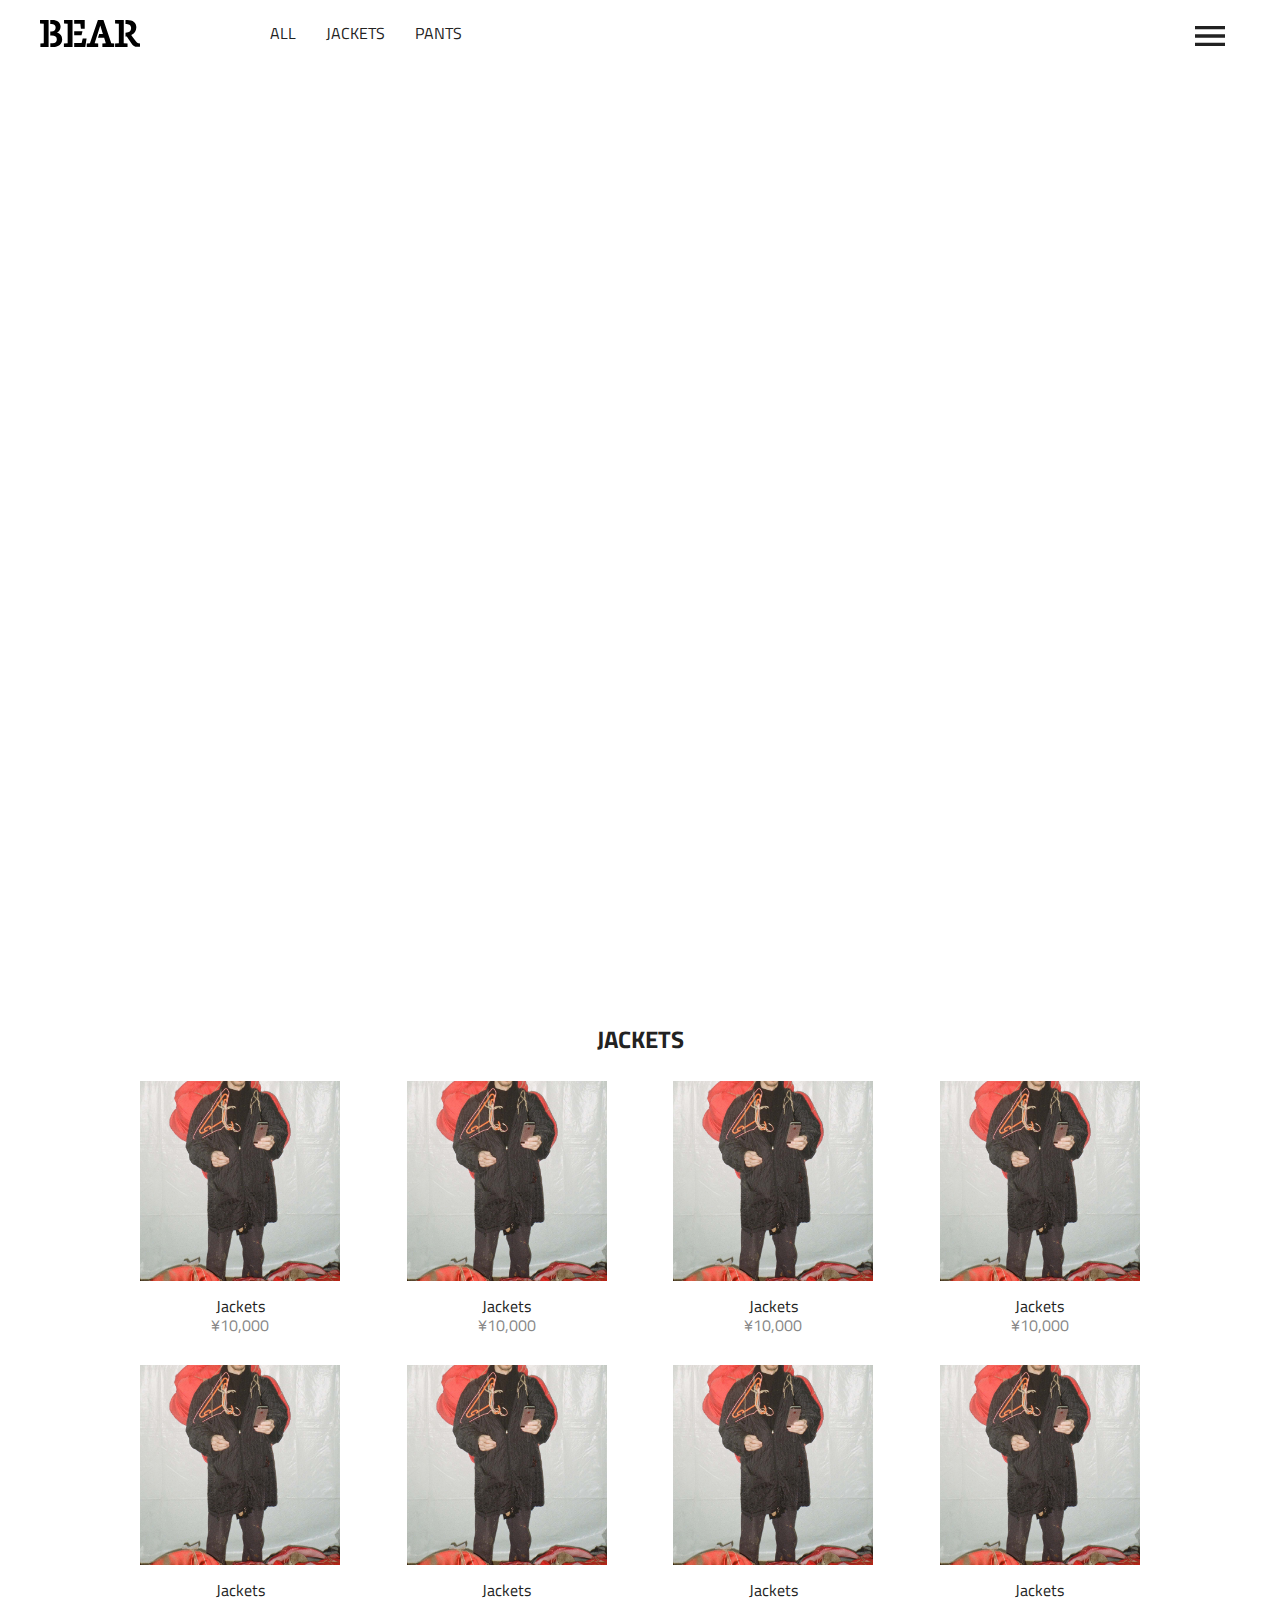
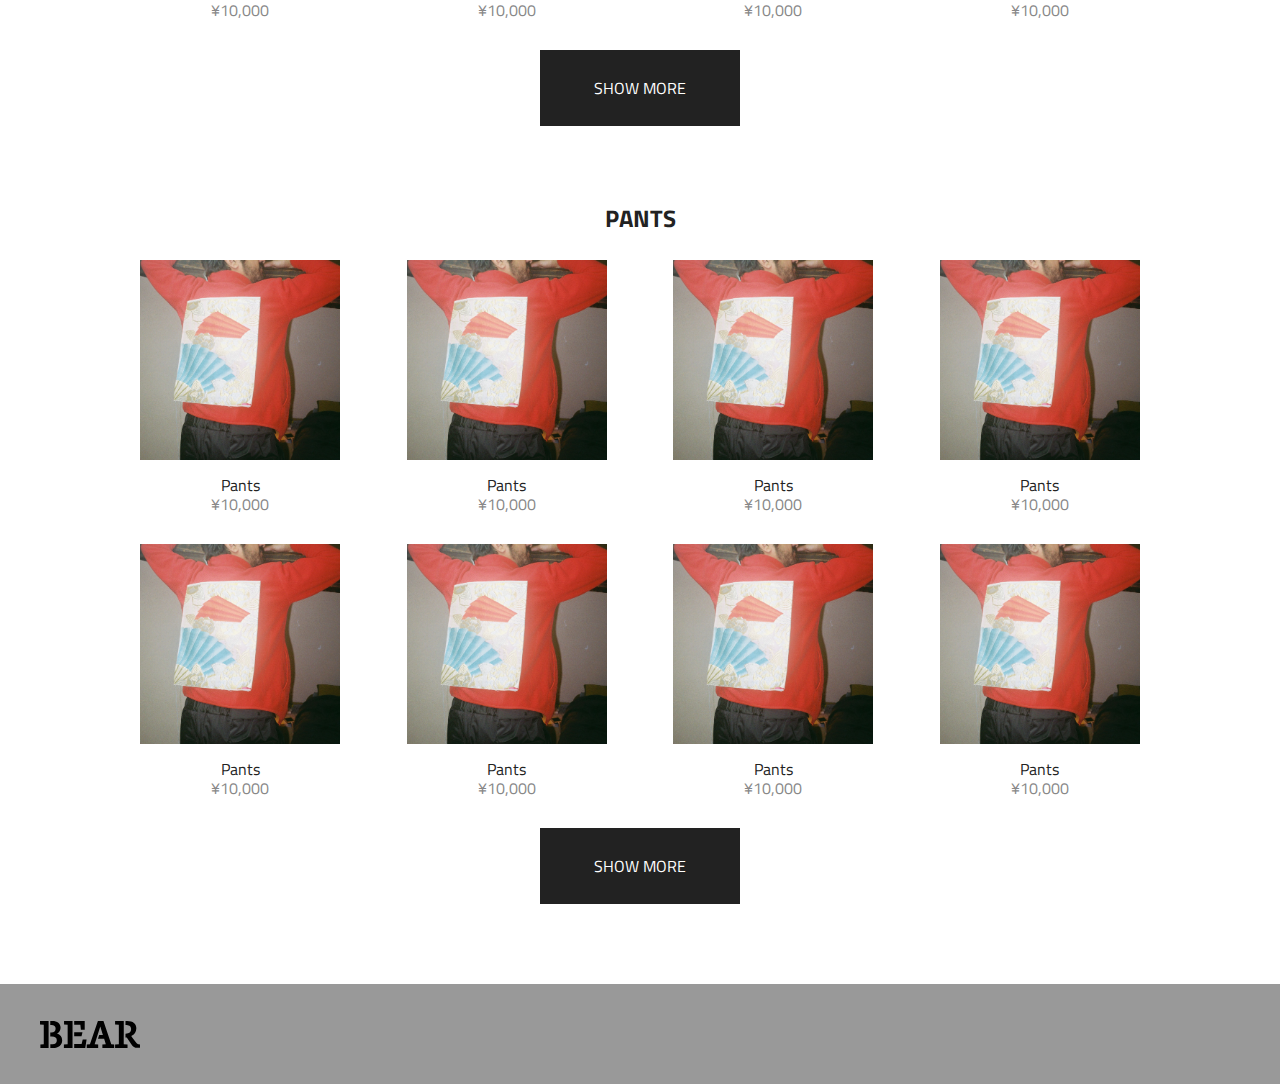
<file: index.html>
<!DOCTYPE html>
<html lang="ja">
<head>
    <meta charset="UTF-8">
    <meta http-equiv="X-UA-Compatible" content="IE=edge">
    <meta name="viewport" content="width=device-width, initial-scale=1.0">
    <title>BEAR</title>
    <link href="https://fonts.googleapis.com/css2?family=Titillium+Web:wght@400;700&display=swap" rel="stylesheet">
    <link href="https://fonts.googleapis.com/icon?family=Material+Icons" rel="stylesheet">
    <link rel="stylesheet" href="css/style.css">
</head>
<body>
    <header>
        <div id="headerdiv">
            <figure><a href="#"><img src="img/bear_logo.svg" alt="logo"></a></figure>
            <ul>
                <li><a href="">ALL</a></li>
                <li><a href="#jackets">JACKETS</a></li>
                <li><a href="#pants">PANTS</a></li>
            </ul>
        </div>
        <!-- ここにハンバーガーメニュー -->
        <div id="mask" class="hidden"></div>
        <div id="burgericon">
            <span class="material-icons" id="open">menu</span>
        </div>
        <nav id="hamburgermenu" class="hidden">
            <ul>
                <li><a href="#">ALL</a></li>
                <li><a href="#jackets">JACKETS</a></li>
                <li><a href="#pants">PANTS</a></li>
                <li><a href="#">ABOUT US</a></li>
                <li><a href="#">CONTACT US</a></li>
            </ul>
        </nav>
    </header>
    <div class="maincontainer">
        <div class="mainmask">
            <div class="mainvisual"></div>
            <div class="mainvisual"></div>
            <div class="mainvisual"></div>
        </div>
    </div>
    <main>
        <div class="container">
            <div id="jackets">
                <h2>JACKETS</h2>
                <section>
                    <figure class="bgDU"><a href="itempage.html"><span class="itemmask"><img src="img/jackets_thumb.jpg" alt=""><span class="cap"><label class="like"><input type="checkbox"><i class="material-icons heart">favorite</i><div class="ripple"></div></label></span></span><figcaption>Jackets<br><span class="gray">¥10,000</span></figcaption></a></figure>
                    <figure class="bgDU"><a href="itempage.html"><span class="itemmask"><img src="img/jackets_thumb.jpg" alt=""><span class="cap"><label class="like"><input type="checkbox"><i class="material-icons heart">favorite</i><div class="ripple"></div></label></span></span><figcaption>Jackets<br><span class="gray">¥10,000</span></figcaption></a></figure>
                    <figure class="bgDU"><a href="itempage.html"><span class="itemmask"><img src="img/jackets_thumb.jpg" alt=""><span class="cap"><label class="like"><input type="checkbox"><i class="material-icons heart">favorite</i><div class="ripple"></div></label></span></span><figcaption>Jackets<br><span class="gray">¥10,000</span></figcaption></a></figure>
                    <figure class="bgDU"><a href="itempage.html"><span class="itemmask"><img src="img/jackets_thumb.jpg" alt=""><span class="cap"><label class="like"><input type="checkbox"><i class="material-icons heart">favorite</i><div class="ripple"></div></label></span></span><figcaption>Jackets<br><span class="gray">¥10,000</span></figcaption></a></figure>
                </section>
                <section>
                    <figure class="bgDU"><a href="itempage.html"><span class="itemmask"><img src="img/jackets_thumb.jpg" alt=""><span class="cap"><label class="like"><input type="checkbox"><i class="material-icons heart">favorite</i><div class="ripple"></div></label></span></span><figcaption>Jackets<br><span class="gray">¥10,000</span></figcaption></a></figure>
                    <figure class="bgDU"><a href="itempage.html"><span class="itemmask"><img src="img/jackets_thumb.jpg" alt=""><span class="cap"><label class="like"><input type="checkbox"><i class="material-icons heart">favorite</i><div class="ripple"></div></label></span></span><figcaption>Jackets<br><span class="gray">¥10,000</span></figcaption></a></figure>
                    <figure class="bgDU"><a href="itempage.html"><span class="itemmask"><img src="img/jackets_thumb.jpg" alt=""><span class="cap"><label class="like"><input type="checkbox"><i class="material-icons heart">favorite</i><div class="ripple"></div></label></span></span><figcaption>Jackets<br><span class="gray">¥10,000</span></figcaption></a></figure>
                    <figure class="bgDU"><a href="itempage.html"><span class="itemmask"><img src="img/jackets_thumb.jpg" alt=""><span class="cap"><label class="like"><input type="checkbox"><i class="material-icons heart">favorite</i><div class="ripple"></div></label></span></span><figcaption>Jackets<br><span class="gray">¥10,000</span></figcaption></a></figure>
                </section>
                <div class="more"><a href="#">SHOW MORE</a></div>
            </div><!-- jackets -->
            <div id="pants">
                <h2>PANTS</h2>
                <section>
                    <figure class="bgDU"><a href="itempage.html"><span class="itemmask"><img src="img/pants_thumb.jpg" alt=""><span class="cap"><label class="like"><input type="checkbox"><i class="material-icons heart">favorite</i><div class="ripple"></div></label></span></span><figcaption>Pants<br><span class="gray">¥10,000</span></figcaption></a></figure>
                    <figure class="bgDU"><a href="itempage.html"><span class="itemmask"><img src="img/pants_thumb.jpg" alt=""><span class="cap"><label class="like"><input type="checkbox"><i class="material-icons heart">favorite</i><div class="ripple"></div></label></span></span><figcaption>Pants<br><span class="gray">¥10,000</span></figcaption></a></figure>
                    <figure class="bgDU"><a href="itempage.html"><span class="itemmask"><img src="img/pants_thumb.jpg" alt=""><span class="cap"><label class="like"><input type="checkbox"><i class="material-icons heart">favorite</i><div class="ripple"></div></label></span></span><figcaption>Pants<br><span class="gray">¥10,000</span></figcaption></a></figure>
                    <figure class="bgDU"><a href="itempage.html"><span class="itemmask"><img src="img/pants_thumb.jpg" alt=""><span class="cap"><label class="like"><input type="checkbox"><i class="material-icons heart">favorite</i><div class="ripple"></div></label></span></span><figcaption>Pants<br><span class="gray">¥10,000</span></figcaption></a></figure>
                </section>
                <section>
                    <figure class="bgDU"><a href="itempage.html"><span class="itemmask"><img src="img/pants_thumb.jpg" alt=""><span class="cap"><label class="like"><input type="checkbox"><i class="material-icons heart">favorite</i><div class="ripple"></div></label></span></span><figcaption>Pants<br><span class="gray">¥10,000</span></figcaption></a></figure>
                    <figure class="bgDU"><a href="itempage.html"><span class="itemmask"><img src="img/pants_thumb.jpg" alt=""><span class="cap"><label class="like"><input type="checkbox"><i class="material-icons heart">favorite</i><div class="ripple"></div></label></span></span><figcaption>Pants<br><span class="gray">¥10,000</span></figcaption></a></figure>
                    <figure class="bgDU"><a href="itempage.html"><span class="itemmask"><img src="img/pants_thumb.jpg" alt=""><span class="cap"><label class="like"><input type="checkbox"><i class="material-icons heart">favorite</i><div class="ripple"></div></label></span></span><figcaption>Pants<br><span class="gray">¥10,000</span></figcaption></a></figure>
                    <figure class="bgDU"><a href="itempage.html"><span class="itemmask"><img src="img/pants_thumb.jpg" alt=""><span class="cap"><label class="like"><input type="checkbox"><i class="material-icons heart">favorite</i><div class="ripple"></div></label></span></span><figcaption>Pants<br><span class="gray">¥10,000</span></figcaption></a></figure>
                </section>
                <div class="more"><a href="#">SHOW MORE</a></div>
            </div><!-- pants -->
        </div>
    </main>
    <footer>
        <figure><a href="#headerdiv"><img src="img/bear_logo.svg" alt="logo"></a></figure>
    </footer>
    
    <script src="js/main.js"></script>
</body>
</html>
</file>
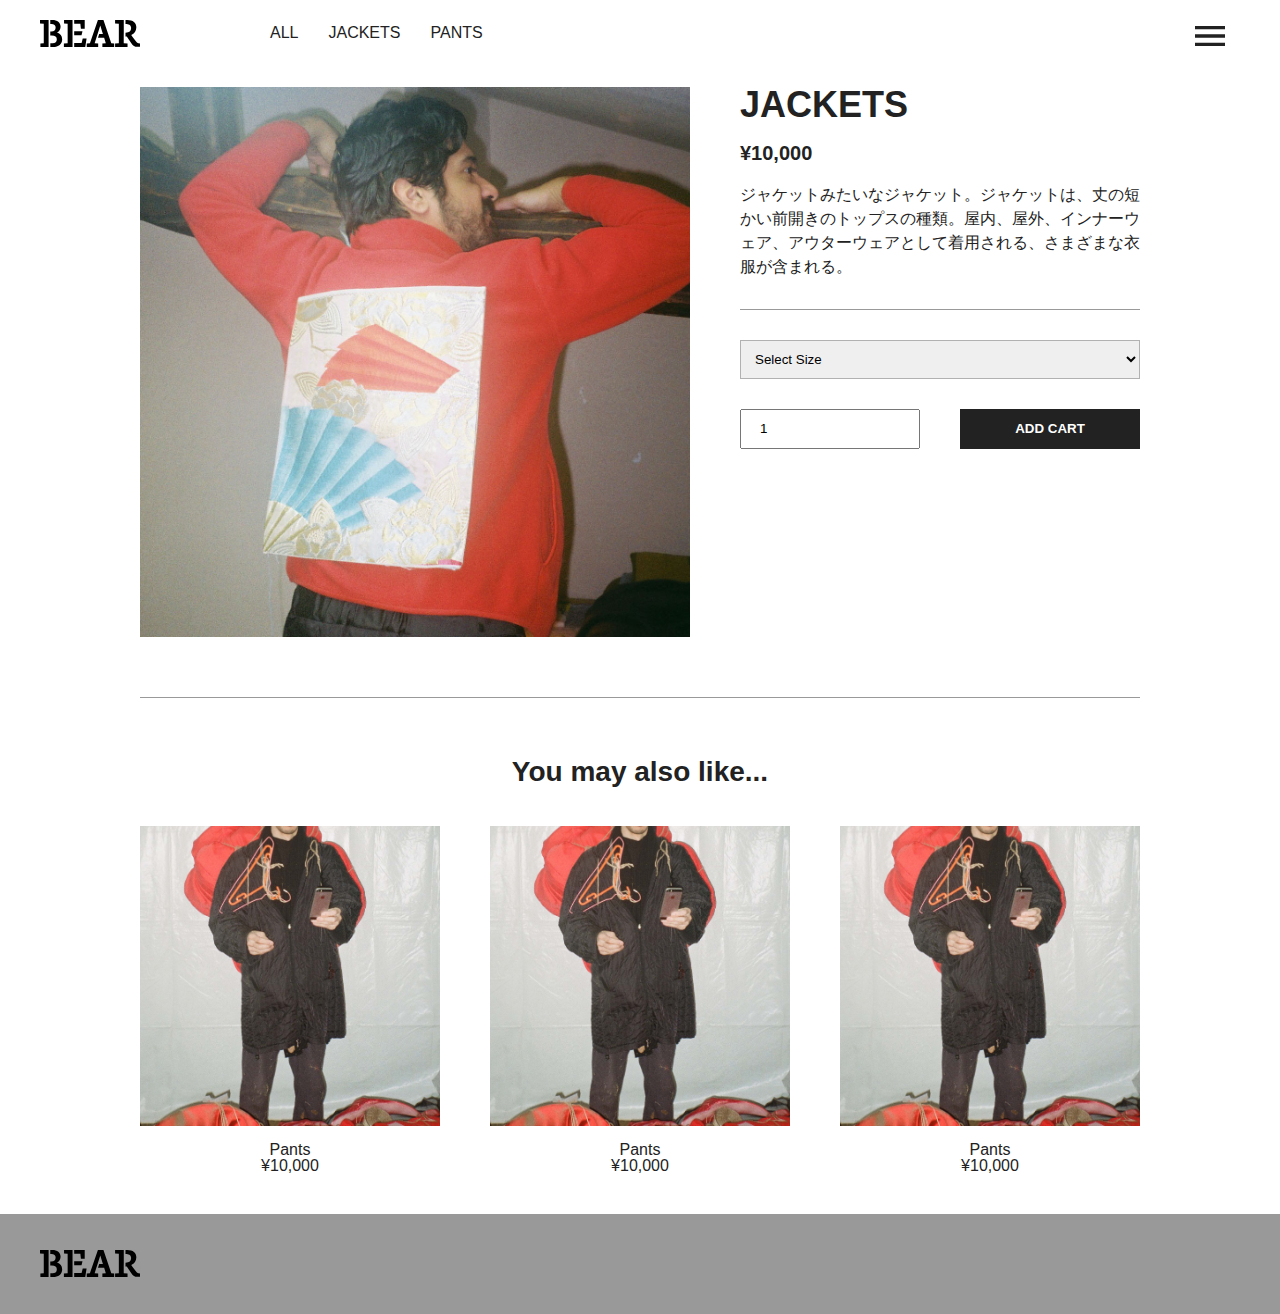
<file: itempage.html>
<!DOCTYPE html>
<html lang="en">
<head>
    <meta charset="UTF-8">
    <meta http-equiv="X-UA-Compatible" content="IE=edge">
    <meta name="viewport" content="width=device-width, initial-scale=1.0">
    <title>Item page</title>
    <link href="https://fonts.googleapis.com/icon?family=Material+Icons" rel="stylesheet">
    <link rel="stylesheet" href="css/style.css">
</head>
<body>
    <header>
        <div id="headerdiv">
            <figure><a href="index.html"><img src="img/bear_logo.svg" alt="logo"></a></figure>
            <ul>
                <li><a href="">ALL</a></li>
                <li><a href="#jackets">JACKETS</a></li>
                <li><a href="#pants">PANTS</a></li>
            </ul>
        </div>
        <!-- ここにハンバーガーメニュー -->
        <div id="mask" class="hidden"></div>
        <div id="burgericon">
            <span class="material-icons" id="open">menu</span>
        </div>
        <nav id="hamburgermenu" class="hidden">
            <ul>
                <li><a href="#">ALL</a></li>
                <li><a href="#jackets">JACKETS</a></li>
                <li><a href="#pants">PANTS</a></li>
                <li><a href="#">ABOUT US</a></li>
                <li><a href="#">CONTACT US</a></li>
            </ul>
        </nav>
    </header>
    <div class="item">
        <section><img src="img/item.jpg" alt=""></section>
        <section>
            <h2>JACKETS</h2>
            <p><span class="price">¥10,000</span></p>
            <p class="border">ジャケットみたいなジャケット。ジャケットは、丈の短かい前開きのトップスの種類。屋内、屋外、インナーウェア、アウターウェアとして着用される、さまざまな衣服が含まれる。</p>
            <section class="size">
                <select>
                    <option value>Select Size</option>
                    <option value="S">S</option>
                    <option value="M">M</option>
                    <option value="L">L</option>
                    <option value="XL">XL</option>
                </select>
            </section>
            <section id="form">
                <section><input type="number" min="1" max="5" value="1"></section>
                <section><input type="submit" value="ADD CART"></section>
            </section>
        </section>
    </div>
    <div class="sug">
        <h2>You may also like...</h2>
        <div>
            <section><a href="#"><figure><img src="img/jackets_thumb.jpg" alt=""><figcaption>Pants<br>¥10,000</figcaption></figure></a></section>
            <section><a href="#"><figure><img src="img/jackets_thumb.jpg" alt=""><figcaption>Pants<br>¥10,000</figcaption></figure></a></section>
            <section><a href="#"><figure><img src="img/jackets_thumb.jpg" alt=""><figcaption>Pants<br>¥10,000</figcaption></figure></a></section>
        </div>
    </div>

    <footer>
        <figure><a href="index.html"><img src="img/bear_logo.svg" alt="logo"></a></figure>
    </footer>
    
    <script src="js/main.js"></script>
</body>
</html>
</file>
<file: css/style.css>
@charset "UTF-8";
@import url('reset.css');

body{
    background: #fff;
    color: #222;
    font-family: 'Titillium Web', sans-serif;
}

#headerdiv{
    display: flex;
    align-items: center;
    margin: 20px 40px;
}
#headerdiv figure img{
    width: 100px;
    margin-right: 100px;
}

#headerdiv ul{
    display: flex;
}
#headerdiv a{
    color: #222;
    text-decoration: none;
    margin-right: 30px;
    transition: opacity 0.4s;
}
#headerdiv a:hover{
    opacity: 0.5;
}
.maincontainer{
    width: 100%;
    height: 100vh;
    position: relative;
}
.mainmask{
    width: 100%;
    height: 100vh;
    overflow: hidden;
    position: absolute;
}
.mainvisual{
    width: 100%;
    height: 100vh;
    opacity: 0;
    position: absolute;
    background-position: center;
    background-repeat: no-repeat;
    background-size: cover;
    animation: zoomIn 15s forwards infinite 0s;
    z-index: 0;
}
.mainvisual:nth-child(1){
    background-image: url('../img/23230036.jpg');
}
.mainvisual:nth-child(2){
    background-image: url('../img/23230031.jpg');
    animation-delay: 5s;
}
.mainvisual:nth-child(3){
    background-image: url('../img/23230029.jpg');
    animation-delay: 10s;
}

@keyframes zoomIn {
    0%{
        opacity: 0;
    }
    10%{
        opacity: 1;
    }
    30%{
        opacity: 1;
    }
    60%{
        opacity: 0;
        transform: scale(1.2);
    } 
    100% {
        opacity: 0;
    }
}


/* ハンバーガー */
#burgericon{
    text-align: right;
    position: fixed;
    top: 16px;
    right: 50px;
    z-index:4;
}
#burgericon #open{
    font-size: 40px;
    cursor: pointer;
}
#mask{
    background: rgb(151, 151, 151);
    opacity: 0.5;
    width: 100vw;
    height: 100%;
    position: absolute;
    top: 0;
    left: 0;
    cursor: pointer;
    position: fixed;
    transition: opacity 0.4s;
    z-index: 3;
}
#mask.hidden{
    opacity: 0;
    display: none;
}
#hamburgermenu{
    width: 300px;
    height: 100vh;
    position: fixed;
    top: 0;
    right: 0;
    background: #fff;
    transition: transform 0.4s;
    z-index: 4;
}
#hamburgermenu.hidden{
    transform: translate(300px, 0);
}
#hamburgermenu ul{
    text-align: center;
    margin-top: 100px;   
}
#hamburgermenu ul li{
    margin-bottom: 30px;
}
#hamburgermenu ul a{
    color: #222;
    text-decoration: none;
    transition: opacity 0.4s;
}
#hamburgermenu ul a:hover{
    opacity: 0.5;
}
#hamburgermenu ul li:nth-child(3){
    margin-bottom: 50px;
}
#hamburgermenu ul li:nth-child(4){
    padding-top: 50px;
    border-top: 3px solid #555;
    width: 200px;
    margin-left: auto;
    margin-right: auto;
}

/* main */
main > .container{
    max-width: 1000px;
    margin: 60px auto;
}
main > .container div h2{
    text-align: center;
    font-size: 24px;
    font-weight: bold;
}
main > .container div .more{
    text-align: center;
    background: #222;
    color: #fff;
    width: 200px;
    margin: 0 auto 80px;
}
main > .container div .more a{
    display: block;
    color: #fff;
    text-decoration: none;
    padding: 30px 0;
    transition: opacity 0.4s;
}
main > .container div .more a:hover{
    opacity: 0.5;
}
main .container div section figure img{
    width: 200px;
    height: 200px;
}
main .container div section figure figcaption{
    margin-top: 16px;
}
main .container figure span.gray{
    color: #888;
}
main .container div section{
    margin: 30px 0;
    display: flex;
    justify-content: space-between;
    text-align: center;
    line-height: 1.2;
}
main .container div section figure a{
    text-decoration: none;
    color: #222;
    transition: opacity 0.4s;
}
main .container div section figure a:hover{
    opacity: 0.5;
    text-decoration: underline;
}
.bgDU{
    position: relative;
}
.bgDU span.itemmask{
    position: relative;
    display: block;
    line-height: 0;
    overflow: hidden;
}
.bgDU span.itemmask::before{
    content: "";
    position: absolute;
    z-index: 2;
    opacity: 0;
    left: 0;
    top: 0;
    transition: .3s;
    right: 0;
    width: 100%;
    height: 100%;
    background-image: url(../img/pants_thumb.jpg);
    background-position: center;
    background-repeat: no-repeat;
    background-size: cover;
}
#pants .bgDU span.itemmask::before{
    background-image: url(../img/jackets_thumb.jpg);
}
.bgDU:hover span.itemmask::before{
    opacity: 1;
}
.bgDU span.cap{/*画像の上のテキスト*/
	position: absolute;
	transition: .4s ease-in-out;/*移り変わる速さを変更したい場合はこの数値を変更*/
	z-index:3;/*テキストを前面に出す*/
	bottom: 0;
    right: -100px;
	color: #333;/*テキストの色を変えたい場合はここを修正*/
    background: #fff;
    line-height: 1.5;/*行の高さを1.5にする*/
}
.bgDU:hover span.cap{
    opacity: 1;
    right: 0;
}


/* likeボタン */
.like{
    cursor: pointer;
    display: flex;
    justify-content: center;
    align-items: center;
}
.like [type="checkbox"]{
    display: none;
}
.heart{
    font-size: 30px;
    color: #e4e4e4;
    user-select: none;
    margin: 10px;
}
.like [type="checkbox"]:checked ~ .heart{
    animation-name: heart;
    animation-duration: .6s;
    animation-fill-mode: forwards;
}
@keyframes heart{
    0%{
        transform: scale(0);
    }
    50%{
        transform: scale(1.1);
    }
    100%{
        transform: scale(1);
        color: red;
    }
}
.ripple{
    position: absolute;
    width: 44px;
    height: 44px;
    background: red;
    border-radius: 50%;
    transform: scale(0);
}
.like [type="checkbox"]:checked ~ .ripple{
    animation-name: ripple;
    animation-duration: .6s;
    animation-fill-mode: forwards;
}
@keyframes ripple{
    0%{
        transform: scale(0);
    }
    50%{
        transform: scale(1.1);
    }
    100%{
        transform: scale(1);
        opacity: 0;
    }
}


/* フッター */
footer{
    background: #999;
    height: 100px;
    display: flex;
    align-items: center;
}
footer img{
    width: 100px;
    padding: 20px 40px;
}

/* 商品ページ */
.item section:first-child img{
    max-width: 800px;
    width: 100%;
}
div.item{
    width: 1000px;
    margin-bottom: 60px;
    margin-top: 40px;
    margin-left: auto;
    margin-right: auto;
    display: flex;
    justify-content: space-between;
}
.item>section:first-child{
    width: 55%;
}
.item>section:last-child{
    width: 40%;
}
.item>section:last-child h2{
    font-size: 36px;
    margin-bottom: 20px;
    font-weight: bold;
}
.item>section:last-child span{
    display: inline-block;
    font-size: 20px;
    font-weight: bold;
    margin-bottom: 20px;
}
.item>section:last-child p.border{
    font-size: 16px;
    line-height: 1.5;
    display: inline-block;
    padding-bottom: 30px;
    border-bottom: 1px solid #999;
}
.size{
    margin: 30px 0;
}
.size select{
    width: 100%;
    padding: 10px 10px;
    border: 1px solid #b1b1b1;
    cursor: pointer;
}
#form{
    width: 100%;
    display: flex;
    justify-content: space-between;
}
#form section input{
    width: 180px;
    height: 40px;
    box-sizing: border-box;
    cursor: pointer;
}
#form input[type="number"]{
    text-indent: 1rem;
}
#form input[type="submit"]{
    border: none;
    background: #222;
    color: #fff;
    font-weight: bold;
}
div.sug{
    width: 1000px;
    margin-left: auto;
    margin-right: auto;
    padding-top: 60px;
    text-align: center;
    border-top: #999 1px solid;
}
div.sug h2{
    font-size: 28px;
    font-weight: bold;
}
div.sug div{
    margin-top: 40px;
    margin-bottom: 40px;
    display: flex;
    justify-content: space-between;
}
div.sug div img{
    width: 300px;
    height: auto;
    transition: opacity 0.4s;
}
div.sug figcaption{
    margin-top: 16px;
}
div.sug a{
    color: #222;
    text-decoration: none;
}
div.sug div img:hover{
    opacity: 0.5;
}
div.sug a:hover{
    text-decoration: underline;
}



@media (max-width: 900px){
    main .container div section{
        width: 80%;
        margin: 30px auto;
        flex-wrap: wrap;
    }
    main .container div section figure img{
        width: 250px;
        height: 250px;
    }
    .bgDU {
        padding-bottom: 32px;
    }
    #headerdiv ul{
        display: none;
    }
    
}
@media (max-width: 660px){
    main .container div section{
        width: 90%;
    }
    main .container div section figure img{
        width: 200px;
        height: 200px;
    }
@media (max-width: 400px){
    main .container div section figure img{
        width: 150px;
        height: 150px;
    }
}
</file>
